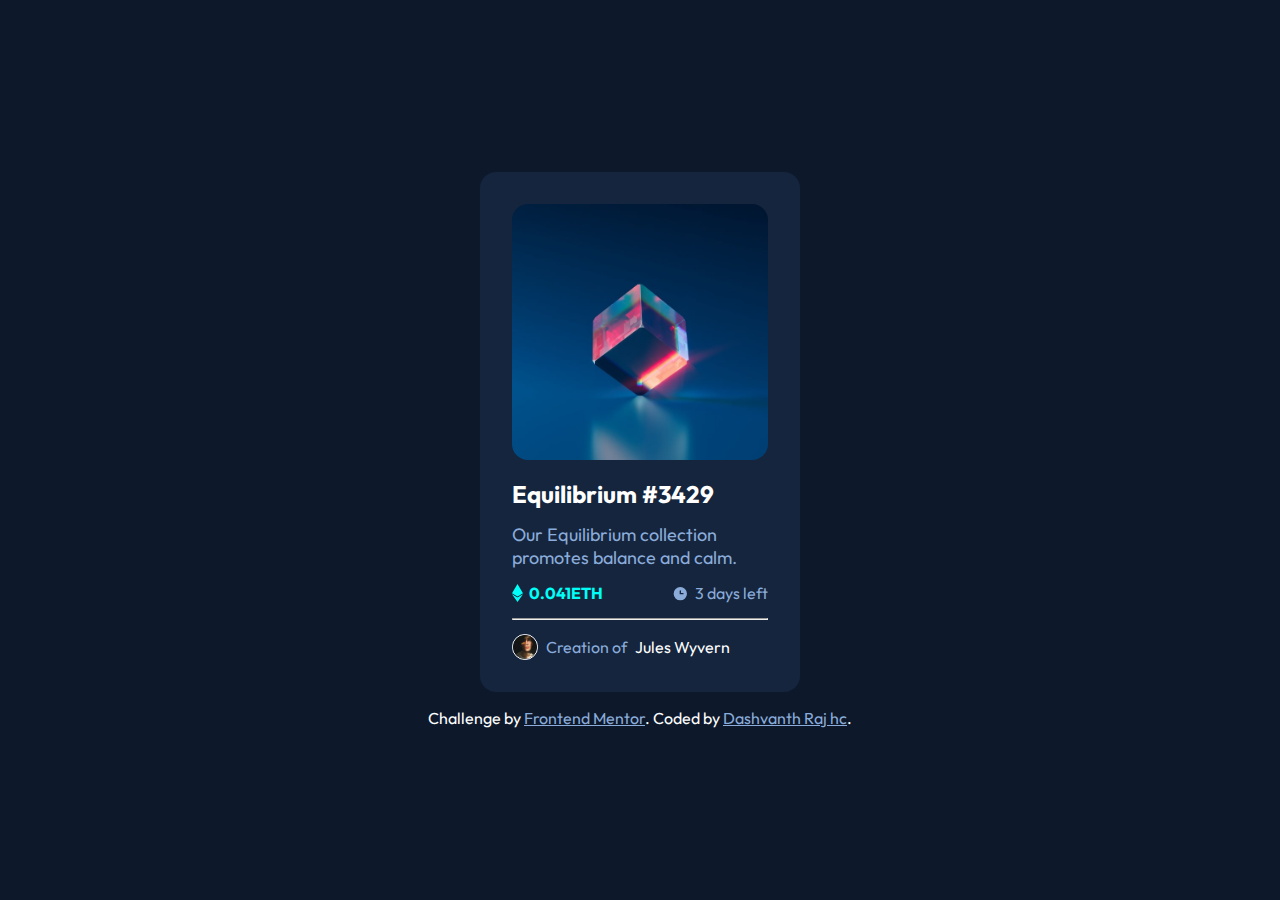
<file: 02. NFT-Preview-Card-Component-Challenge 2/index.html>
<!DOCTYPE html>
<html lang="en">
<head>
  <meta charset="UTF-8">
  <meta http-equiv="X-UA-Compatible" content="IE=edge">
  <meta name="viewport" content="width=device-width, initial-scale=1.0">
  <!-- Favicon  -->
  <link rel="shortcut icon" href="./images/favicon-32x32.png" type="image/x-icon">
  <!-- Link Css  -->
  <link rel="stylesheet" href="style.css">
  <!-- Outfit google font  -->
  <link rel="preconnect" href="https://fonts.googleapis.com">
<link rel="preconnect" href="https://fonts.gstatic.com" crossorigin>
<link href="https://fonts.googleapis.com/css2?family=Outfit:wght@300;400;600&display=swap" rel="stylesheet">
  <title>Frontend Mentor | NFT preview card component</title>
</head>
<body>
  <!-- To hold all the Content  -->
<div id="wrapper">
      <!-- Card Section  -->
    <div class="card">
      <!-- Equilibrium Image  -->
      <div class="cube-img color-change">
        <img src="./images/image-equilibrium.jpg" alt="a multi-colored cube equilibrium ">
      </div>
      <div class="card-heading color-change">
        <h2>Equilibrium #3429</h2>
      </div>
      <div class="card-description">
        <p>Our Equilibrium collection promotes balance and calm.</p>
      </div>
      <div class="price-time-left">
        <div class="price">
          <!-- icon ethereum -->
          <svg width="11" height="18" xmlns="http://www.w3.org/2000/svg"><path d="M11 10.216 5.5 18 0 10.216l5.5 3.263 5.5-3.262ZM5.5 0l5.496 9.169L5.5 12.43 0 9.17 5.5 0Z" fill="#00FFF8"/></svg>
          <h4>0.041ETH</h4>
        </div>
        <div class="time-left">
          <!-- icon clock  -->
          <svg width="17" height="17" xmlns="http://www.w3.org/2000/svg"><path d="M8.305 2.007a6.667 6.667 0 1 0 0 13.334 6.667 6.667 0 0 0 0-13.334Zm2.667 7.334H8.305a.667.667 0 0 1-.667-.667V6.007a.667.667 0 0 1 1.334 0v2h2a.667.667 0 0 1 0 1.334Z" fill="#8BACD9"/></svg>
          <p>3 days left</p>
        </div>
      </div>
      <hr class="line">
      <!-- avatar-info  -->
      <div class="avatar-info">
        <!-- avatar img  -->
          <img src="./images/image-avatar.png" alt="a creator avatar" class="avatar-img">
          <p class="fade-text">Creation of</p>
          <p class="color-change">Jules Wyvern</p>
      </div>
    </div>
    <div class="attribution">
      Challenge by <a href="https://www.frontendmentor.io?ref=challenge" target="_blank">Frontend Mentor</a>. 
      Coded by <a href="#">Dashvanth Raj hc</a>.
    </div>
</div>
</body>
</html>
</file>
<file: 02. NFT-Preview-Card-Component-Challenge 2/style.css>
*{
    margin: 0;
    padding: 0;
    box-sizing: border-box;
    font-family: 'Outfit', sans-serif;
}

#wrapper{
    display: flex;
    flex-direction: column;
    justify-content: center;
    align-items: center;
    height: 100vh;
    background-color: hsl(217, 54%, 11%);
    overflow: hidden;
    /* padding: 2rem; */
    gap: 1rem;   
}
    /* Ethereium Img  */
.cube-img img{
    width:100%;
    text-align: center;
    margin: 0 auto;
    position: relative;
    z-index: 0;
    border-radius: 1rem;
    transition: transform 1s;
}
.cube-img img:hover{
    transform: scale(1.05);
    box-shadow: 0px 0px 1px  hsl(178, 100%, 50%);
}

    /* Avatar Img  */
.avatar-img{
    width: 10%;
    border:1px solid white;
    border-radius: 50%;
}
        /* Card Section  */
.card{
    background-color: hsl(216, 50%, 16%);
    width: 25%;
    color: white;
    display: flex;
    flex-direction: column;
    padding: 2rem;
    border-radius: 1rem;
    margin: 0 auto;
    gap: 0.9rem; 
}
.card-description{
    font-size: 18px;
    color: hsl(215, 51%, 70%);
}
.price-time-left{
    display: flex;
    color: white;
    align-items: center;
    justify-content: space-between;
}
.price{
    display: flex;
    align-items: center;
    gap: 0.4rem;
    color: hsl(178, 100%, 50%);
    transition: transform 0.4s ;
}
.price:hover{
    transform: scale(1.1)
}
.time-left{
    display: flex;
    gap: 0.4rem;
    align-items: center;
    color: hsl(215, 51%, 70%)
}
.line{
    color: hsl(215, 32%, 27%);
}
.avatar-info{
    display: flex;
    gap: 0.5rem;
    align-items: center;
    cursor: pointer;
}
.fade-text{
    color: hsl(215, 51%, 70%);

}
.color-change:hover{
    color: hsl(178, 100%, 50%);
    cursor:pointer;
}
        /* Challenge Completed Section  */
.attribution{
    color: white;
}
.attribution a{
    color: hsl(215, 51%, 70%);
}

    /* Media Queries for different Screen sizes  */

@media (max-width:1100px){
    .card{
        width: 30%;
    }
}
@media (max-width:850px){
    .card{
        width: 40%;
    }
}

@media (max-width:630px){
    .card{
        width: 60%;
    }
}
@media (max-width:480px){
    .card{
        width: 90%;
    }
    .attribution{
        font-size: 14px;
        text-align: center;
        width: 70%;
        line-height: 1.4rem;
    }
}
@media (max-width:380px){
    .card{
        width: 90%;
    }
}
</file>
